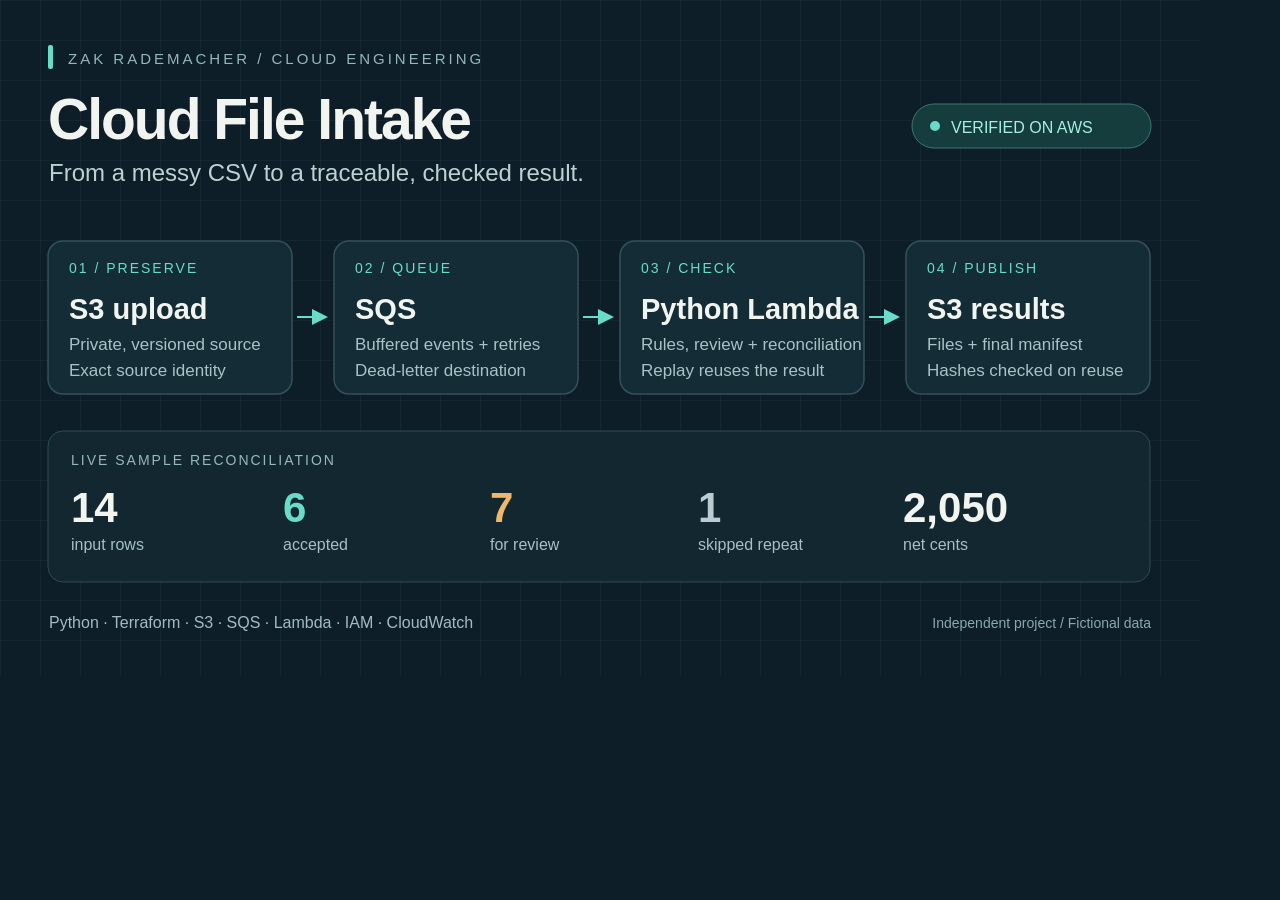
<file: deliverables/portfolio-cover.html>
<!doctype html><html><head><meta charset="utf-8"><title>Cloud File Intake / portfolio-cover</title><style>html,body{margin:0;background:#0d1e28;width:1200px;height:675px}img{display:block}</style></head><body><img src="portfolio-cover.svg" width="1200" height="675" alt="Cloud File Intake project diagram"></body></html>
</file>
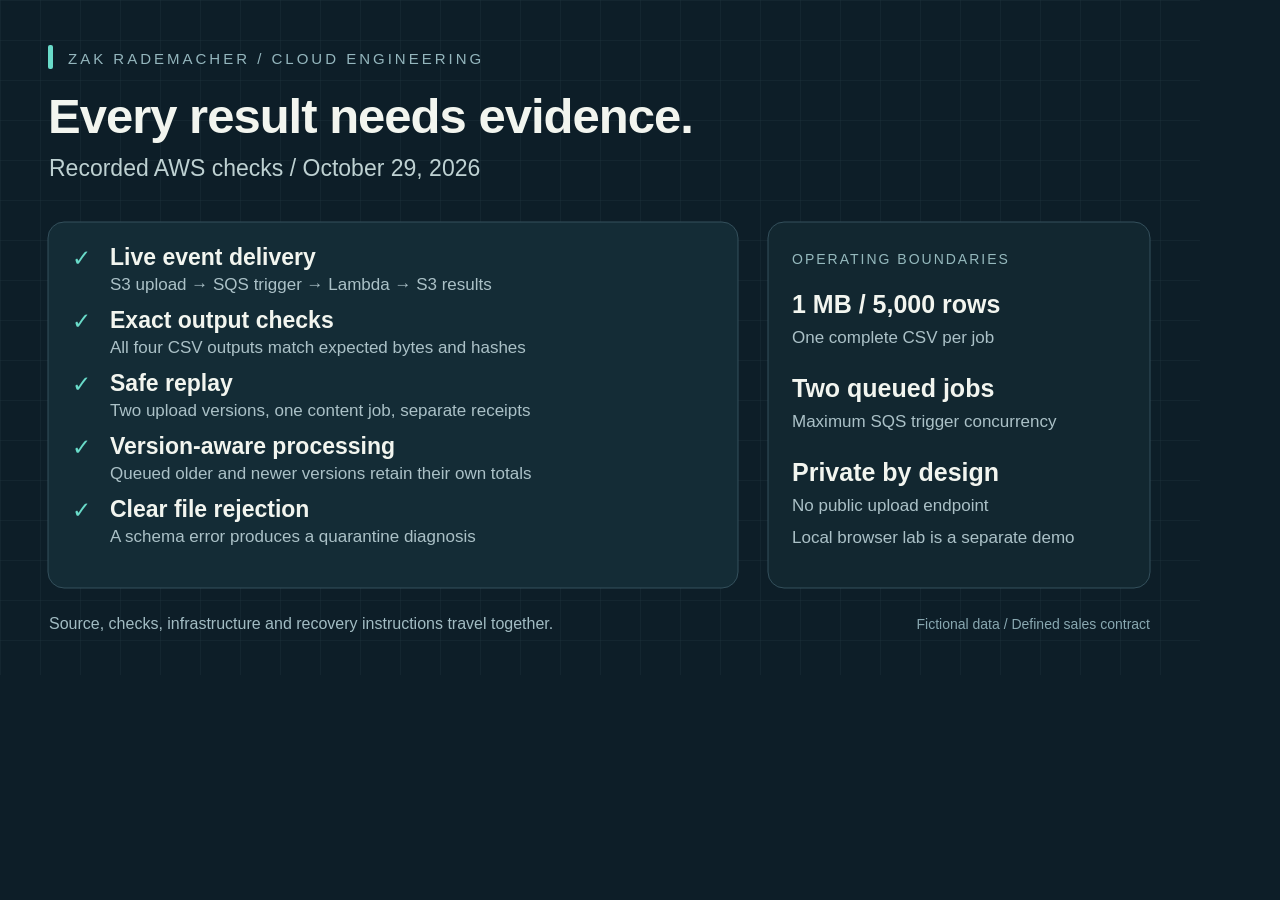
<file: deliverables/verification-report.html>
<!doctype html><html><head><meta charset="utf-8"><title>Cloud File Intake / verification-report</title><style>html,body{margin:0;background:#0d1e28;width:1200px;height:675px}img{display:block}</style></head><body><img src="verification-report.svg" width="1200" height="675" alt="Cloud File Intake project diagram"></body></html>
</file>
